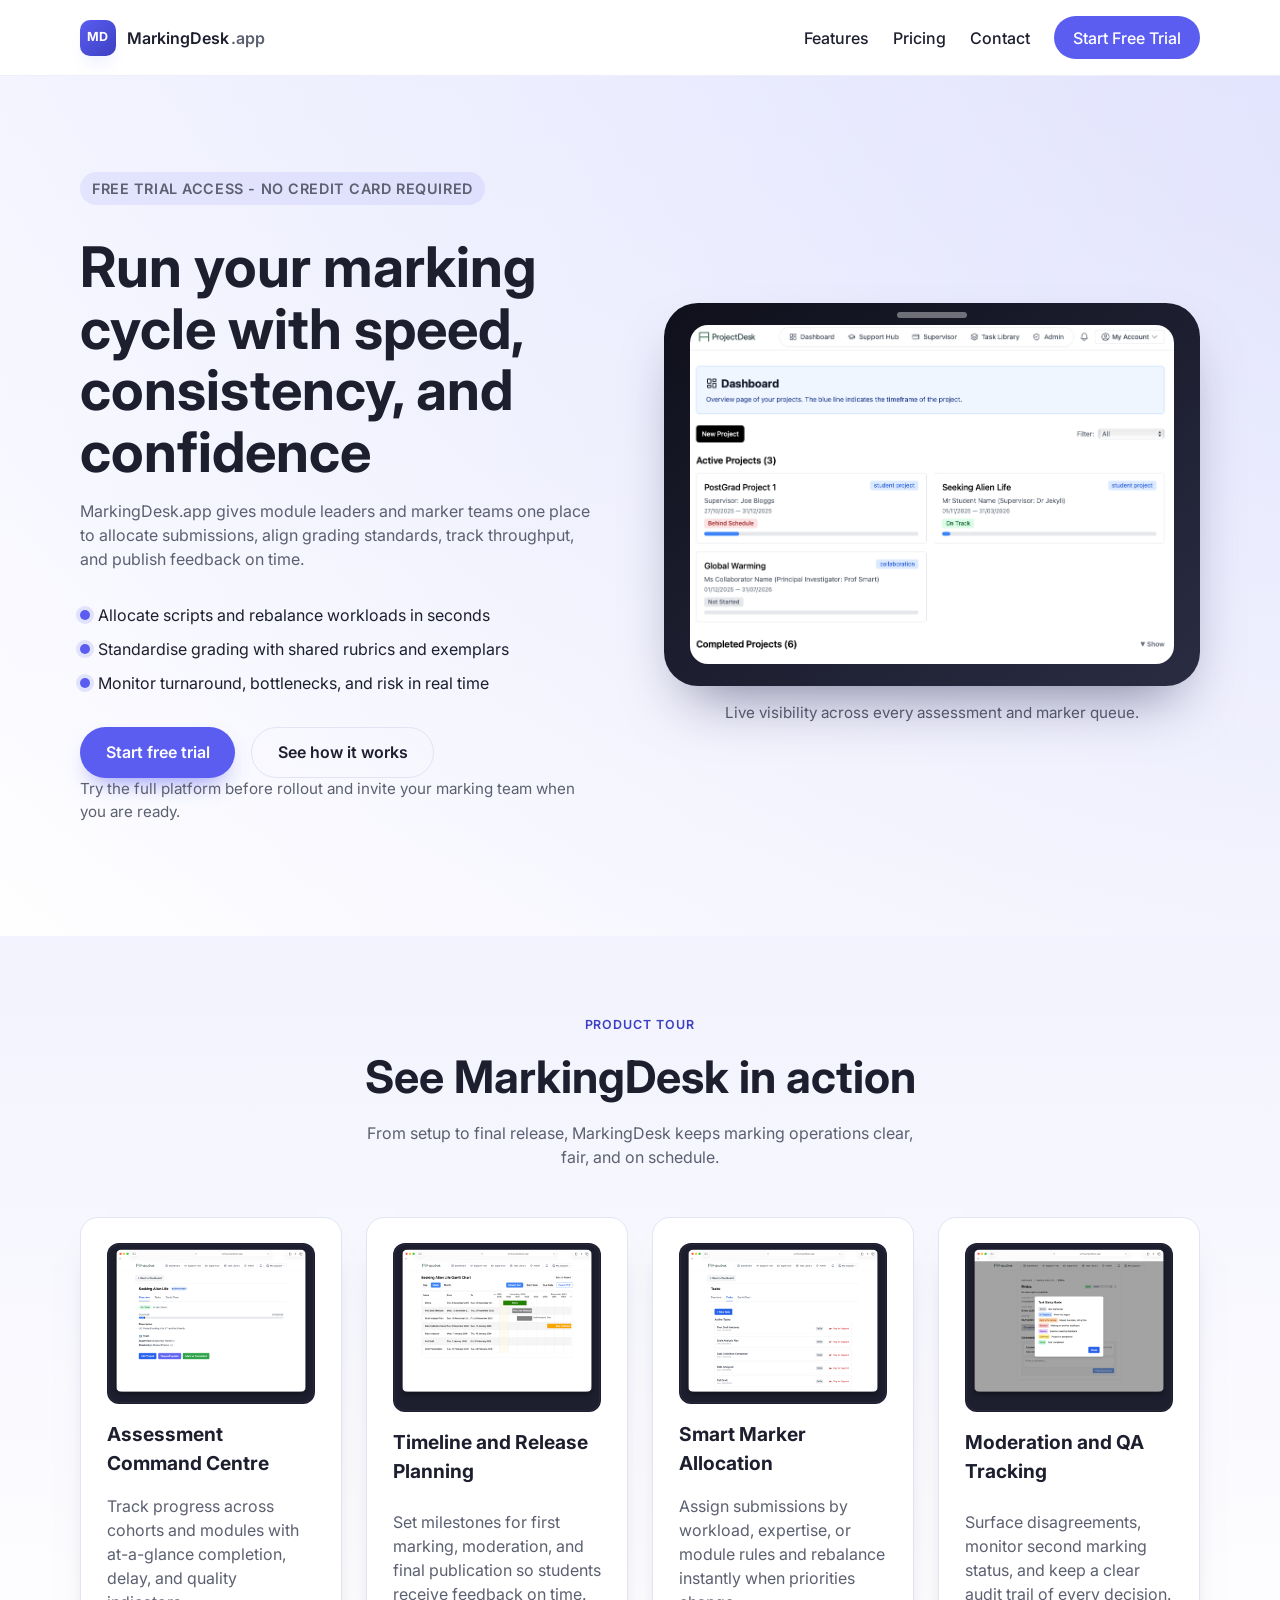
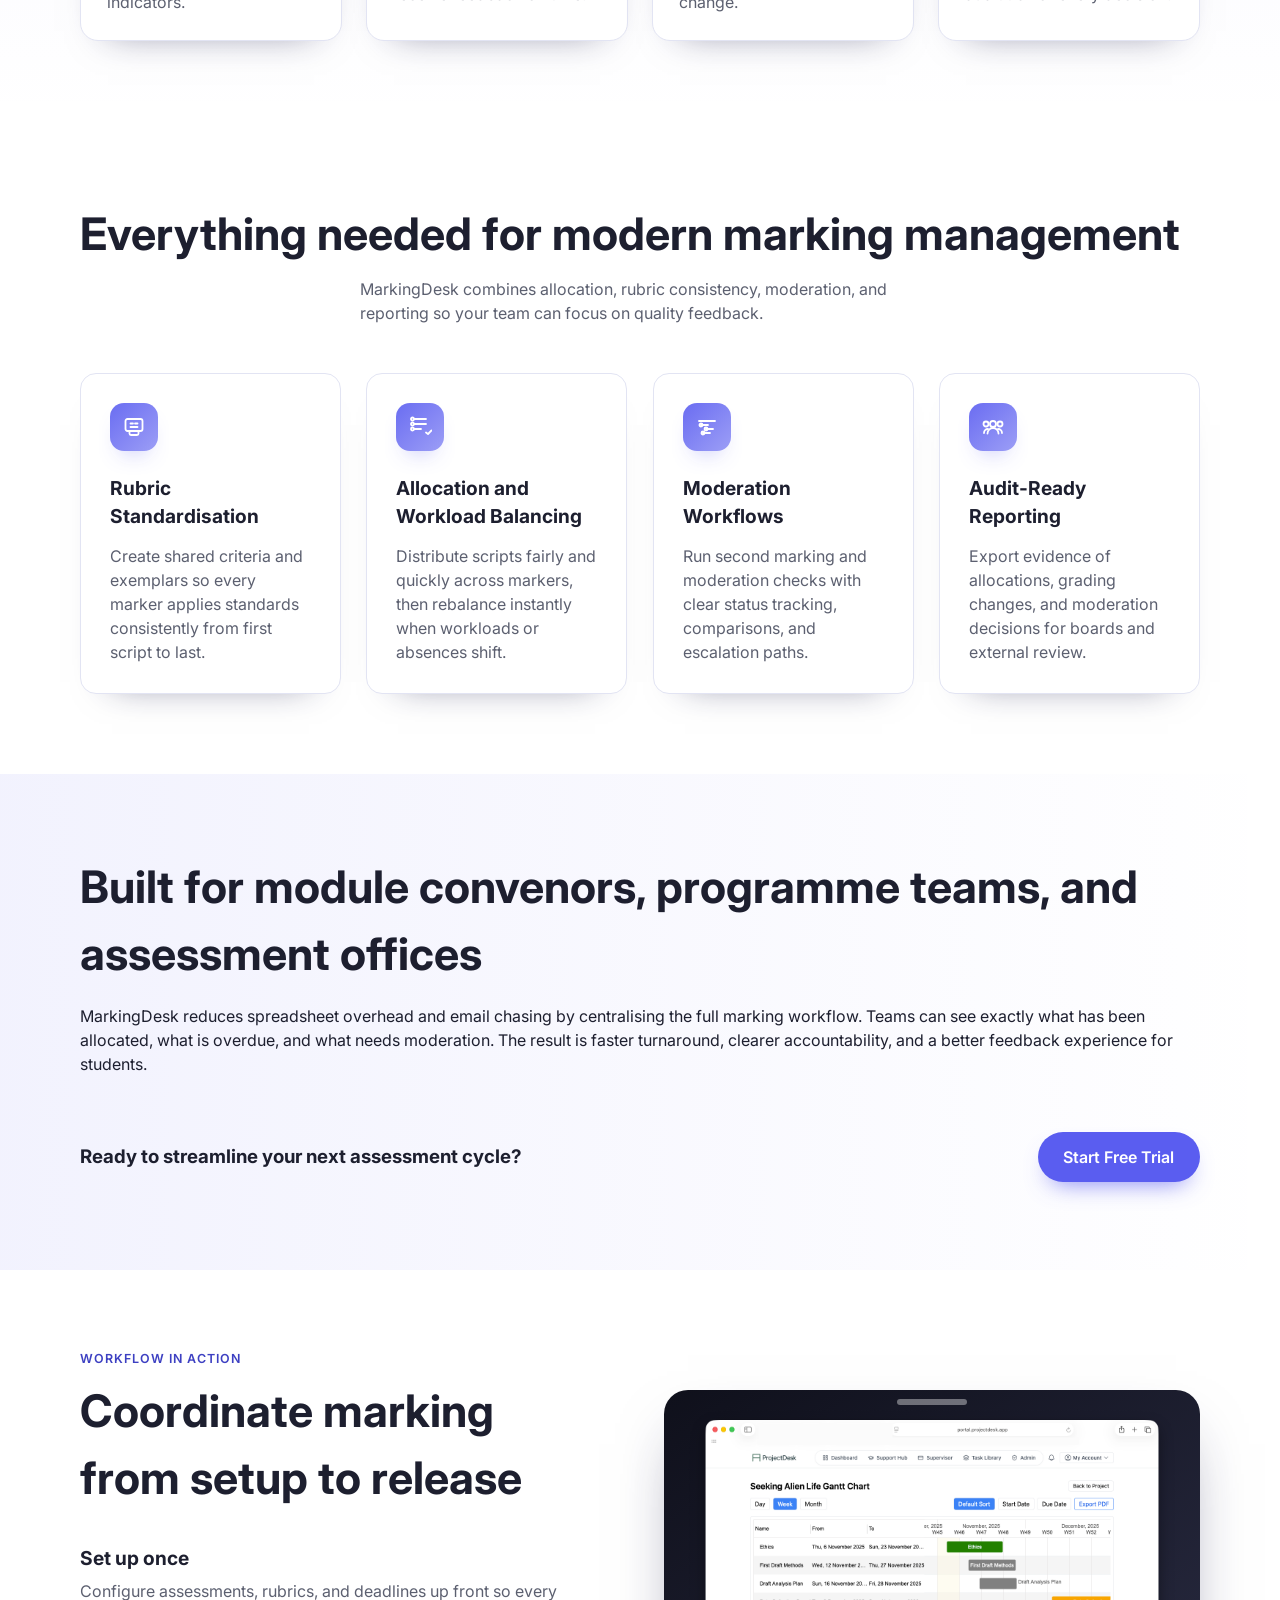
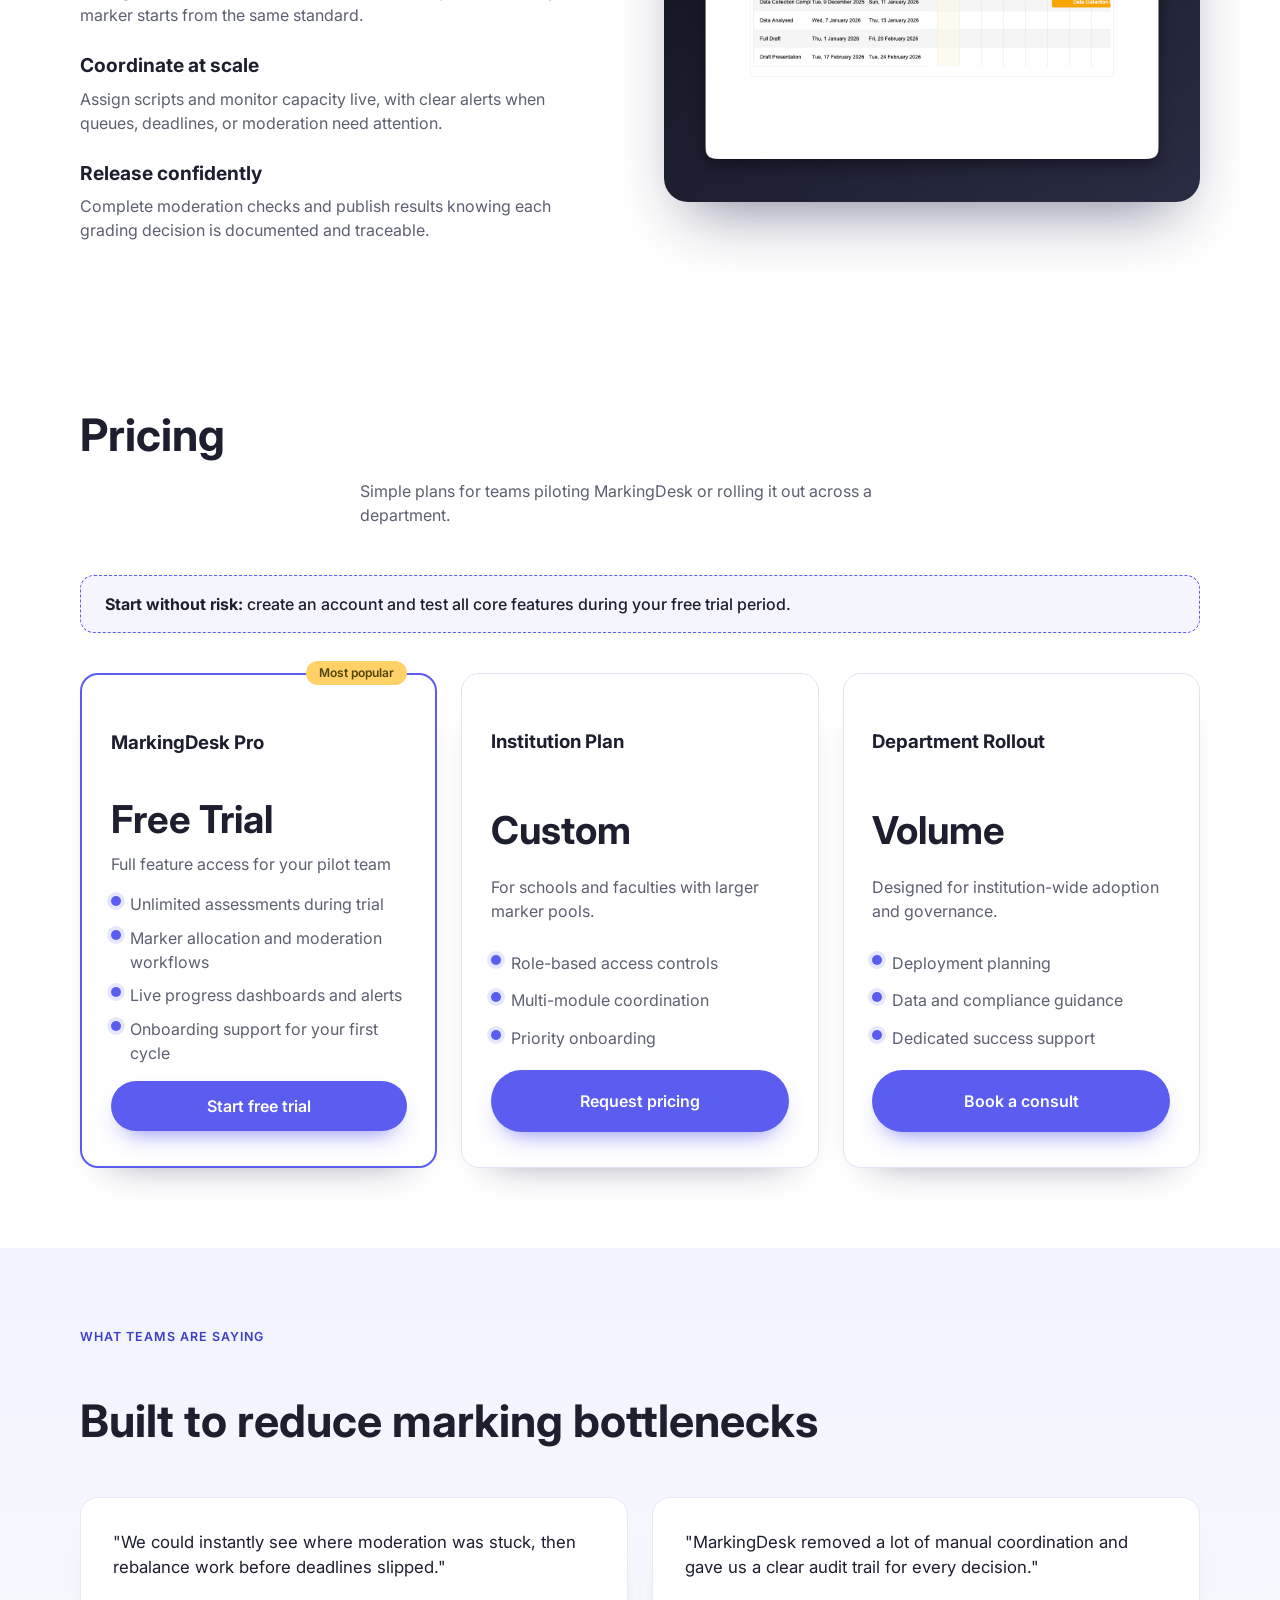
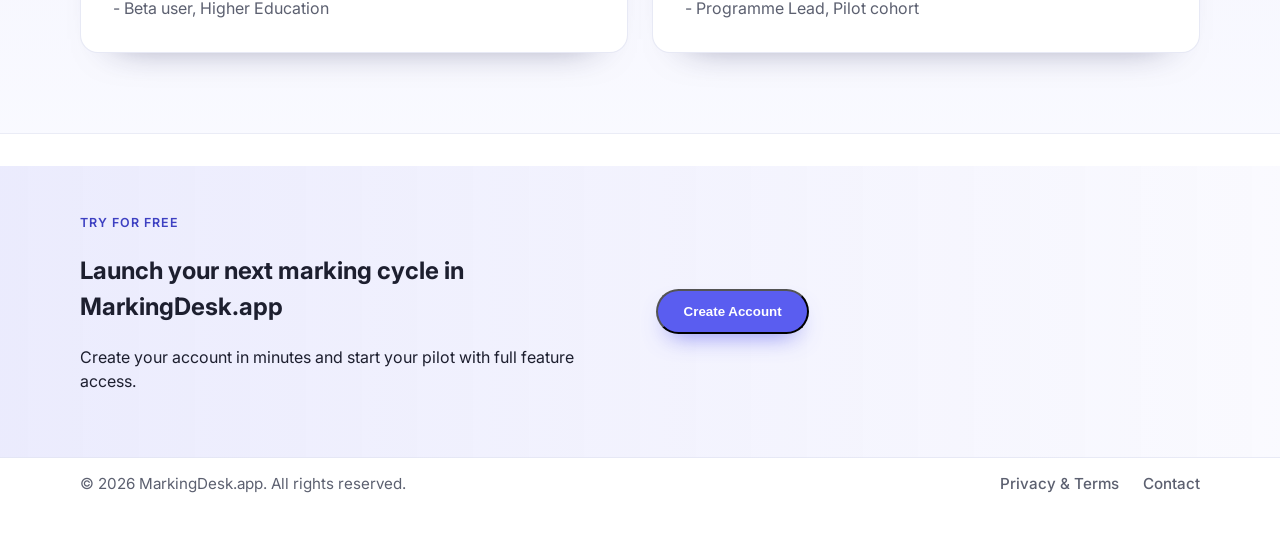
<file: index.html>
<!DOCTYPE html>
<html lang="en">
<head>
  <meta charset="utf-8" />
  <meta name="viewport" content="width=device-width, initial-scale=1" />
  <meta name="application-name" content="MarkingDesk" />
  <meta name="apple-mobile-web-app-title" content="MarkingDesk" />
  <meta name="description" content="MarkingDesk.app helps universities and training teams allocate marking, standardise rubrics, monitor progress, and release feedback faster." />
  <title>MarkingDesk | Faster, fairer marking management</title>
  <link rel="preconnect" href="https://fonts.googleapis.com" />
  <link rel="preconnect" href="https://fonts.gstatic.com" crossorigin />
  <link href="https://fonts.googleapis.com/css2?family=Inter:wght@400;500;600;700&amp;display=swap" rel="stylesheet" />
  <link rel="icon" type="image/svg+xml" href="/favicon.svg" />
  <link rel="manifest" href="/site.webmanifest" />
  <meta name="theme-color" content="#ffffff" />
  <link rel="stylesheet" href="styles.css" />
</head>
<body>
  <header class="site-header">
    <div class="container header-content">
      <a class="logo" href="index.html" aria-label="MarkingDesk home">
        <span class="logo-mark" aria-hidden="true">MD</span>
        <span class="logo-wordmark">MarkingDesk<span>.app</span></span>
      </a>
      <nav class="site-nav">
        <a href="#features">Features</a>
        <a href="#pricing">Pricing</a>
        <a href="contact.html">Contact</a>
        <a class="cta" href="https://portal.markingdesk.app/signup">Start Free Trial</a>
      </nav>
    </div>
  </header>

  <main>
    <section class="hero">
      <div class="container hero-content">
        <div class="hero-text">
          <p class="trial-badge" aria-label="Free trial available">Free trial access - No credit card required</p>
          <h1>Run your marking cycle with speed, consistency, and confidence</h1>
          <p>MarkingDesk.app gives module leaders and marker teams one place to allocate submissions, align grading standards, track throughput, and publish feedback on time.</p>
          <ul class="hero-highlights">
            <li>Allocate scripts and rebalance workloads in seconds</li>
            <li>Standardise grading with shared rubrics and exemplars</li>
            <li>Monitor turnaround, bottlenecks, and risk in real time</li>
          </ul>
          <div class="hero-actions">
            <a class="primary-cta" href="https://portal.markingdesk.app/signup">Start free trial</a>
            <a class="secondary-cta" href="#product-tour">See how it works</a>
          </div>
          <p class="trial-note">Try the full platform before rollout and invite your marking team when you are ready.</p>
        </div>
        <figure class="hero-visual">
          <div class="device-frame device-frame--tablet">
            <span class="device-camera" aria-hidden="true"></span>
            <img src="assets/img/DashboardPreview.png" alt="MarkingDesk dashboard showing marking progress and overdue queues" decoding="async" fetchpriority="high" />
          </div>
          <figcaption class="hero-caption">Live visibility across every assessment and marker queue.</figcaption>
        </figure>
      </div>
    </section>

    <section id="product-tour" class="section product-tour">
      <div class="container">
        <div class="product-tour-header">
          <p class="section-eyebrow">Product tour</p>
          <h2>See MarkingDesk in action</h2>
          <p class="section-lead">From setup to final release, MarkingDesk keeps marking operations clear, fair, and on schedule.</p>
        </div>
        <div class="tour-grid">
          <article class="tour-card">
            <div class="tour-shot">
              <img src="assets/img/ProjectOverview.png" alt="Assessment overview with completion rates and exception alerts" loading="lazy" decoding="async" />
            </div>
            <h3>Assessment Command Centre</h3>
            <p>Track progress across cohorts and modules with at-a-glance completion, delay, and quality indicators.</p>
          </article>
          <article class="tour-card">
            <div class="tour-shot">
              <img src="assets/img/GanttChartView.png" alt="Timeline planner for release dates and moderation checkpoints" loading="lazy" decoding="async" />
            </div>
            <h3>Timeline and Release Planning</h3>
            <p>Set milestones for first marking, moderation, and final publication so students receive feedback on time.</p>
          </article>
          <article class="tour-card">
            <div class="tour-shot">
              <img src="assets/img/TaskList.png" alt="Work queue showing scripts assigned to each marker" loading="lazy" decoding="async" />
            </div>
            <h3>Smart Marker Allocation</h3>
            <p>Assign submissions by workload, expertise, or module rules and rebalance instantly when priorities change.</p>
          </article>
          <article class="tour-card">
            <div class="tour-shot">
              <img src="assets/img/TaskStatus.png" alt="Status board highlighting moderation outcomes and unresolved items" loading="lazy" decoding="async" />
            </div>
            <h3>Moderation and QA Tracking</h3>
            <p>Surface disagreements, monitor second marking status, and keep a clear audit trail of every decision.</p>
          </article>
        </div>
      </div>
    </section>

    <section id="features" class="section features">
      <div class="container">
        <h2>Everything needed for modern marking management</h2>
        <p class="section-lead">MarkingDesk combines allocation, rubric consistency, moderation, and reporting so your team can focus on quality feedback.</p>
        <div class="feature-grid">
          <article class="feature-card">
            <span class="feature-icon" aria-hidden="true">
              <svg viewBox="0 0 24 24" fill="none" stroke="currentColor" stroke-width="1.8" stroke-linecap="round" stroke-linejoin="round">
                <rect x="3.5" y="4" width="17" height="12" rx="2" />
                <path d="M7.5 16v2.5a1.5 1.5 0 0 0 1.5 1.5h6a1.5 1.5 0 0 0 1.5-1.5V16" />
                <path d="M8.5 8.5H11m2 0h2.5M8.5 12h7" />
              </svg>
            </span>
            <h3>Rubric Standardisation</h3>
            <p>Create shared criteria and exemplars so every marker applies standards consistently from first script to last.</p>
          </article>
          <article class="feature-card">
            <span class="feature-icon" aria-hidden="true">
              <svg viewBox="0 0 24 24" fill="none" stroke="currentColor" stroke-width="1.8" stroke-linecap="round" stroke-linejoin="round">
                <path d="M6 4h12M6 9h12M6 14h7" />
                <circle cx="4.5" cy="4" r="1.5" />
                <circle cx="4.5" cy="9" r="1.5" />
                <circle cx="4.5" cy="14" r="1.5" />
                <path d="M18 17.5 20 19l3.5-3.5" />
              </svg>
            </span>
            <h3>Allocation and Workload Balancing</h3>
            <p>Distribute scripts fairly and quickly across markers, then rebalance instantly when workloads or absences shift.</p>
          </article>
          <article class="feature-card">
            <span class="feature-icon" aria-hidden="true">
              <svg viewBox="0 0 24 24" fill="none" stroke="currentColor" stroke-width="1.8" stroke-linecap="round" stroke-linejoin="round">
                <path d="M4 6h16" />
                <path d="M6 10h7" />
                <path d="M11 14h7" />
                <path d="M8 18h7" />
                <circle cx="6" cy="10" r="1.5" />
                <circle cx="11" cy="14" r="1.5" />
                <circle cx="8" cy="18" r="1.5" />
              </svg>
            </span>
            <h3>Moderation Workflows</h3>
            <p>Run second marking and moderation checks with clear status tracking, comparisons, and escalation paths.</p>
          </article>
          <article class="feature-card">
            <span class="feature-icon" aria-hidden="true">
              <svg viewBox="0 0 24 24" fill="none" stroke="currentColor" stroke-width="1.8" stroke-linecap="round" stroke-linejoin="round">
                <path d="M12 12a3 3 0 1 0-3-3 3 3 0 0 0 3 3Z" />
                <path d="M6.5 18.5a5.5 5.5 0 0 1 11 0" />
                <circle cx="5" cy="9" r="2.5" />
                <path d="M3 18a4 4 0 0 1 4-4" />
                <circle cx="19" cy="9" r="2.5" />
                <path d="M17 14a4 4 0 0 1 4 4" />
              </svg>
            </span>
            <h3>Audit-Ready Reporting</h3>
            <p>Export evidence of allocations, grading changes, and moderation decisions for boards and external review.</p>
          </article>
        </div>
      </div>
    </section>

    <section class="section highlight">
      <div class="container highlight-content">
        <div>
          <h2>Built for module convenors, programme teams, and assessment offices</h2>
          <p>MarkingDesk reduces spreadsheet overhead and email chasing by centralising the full marking workflow. Teams can see exactly what has been allocated, what is overdue, and what needs moderation. The result is faster turnaround, clearer accountability, and a better feedback experience for students.</p>
        </div>
        <h3>Ready to streamline your next assessment cycle?</h3>
        <a class="primary-cta" href="https://portal.markingdesk.app/signup">Start Free Trial</a>
      </div>
    </section>

    <section class="section workflow">
      <div class="container workflow-content">
        <div class="workflow-copy">
          <p class="section-eyebrow">Workflow in action</p>
          <h2>Coordinate marking from setup to release</h2>
          <ul class="workflow-steps">
            <li>
              <h3>Set up once</h3>
              <p>Configure assessments, rubrics, and deadlines up front so every marker starts from the same standard.</p>
            </li>
            <li>
              <h3>Coordinate at scale</h3>
              <p>Assign scripts and monitor capacity live, with clear alerts when queues, deadlines, or moderation need attention.</p>
            </li>
            <li>
              <h3>Release confidently</h3>
              <p>Complete moderation checks and publish results knowing each grading decision is documented and traceable.</p>
            </li>
          </ul>
        </div>
        <div class="workflow-visual">
          <div class="device-frame device-frame--laptop">
            <span class="device-camera" aria-hidden="true"></span>
            <img src="assets/img/GanttChartView.png" alt="MarkingDesk timeline with key assessment milestones" loading="lazy" decoding="async" />
          </div>
        </div>
      </div>
    </section>

    <section id="pricing" class="section pricing">
      <div class="container">
        <h2>Pricing</h2>
        <p class="section-lead">Simple plans for teams piloting MarkingDesk or rolling it out across a department.</p>
        <div class="pricing-trial-callout" role="status">
          <strong>Start without risk:</strong> create an account and test all core features during your free trial period.
        </div>
        <div class="pricing-grid">
          <article class="pricing-card featured">
            <div class="tag">Most popular</div>
            <h3>MarkingDesk Pro</h3>
            <p class="price">Free Trial</p>
            <p class="price-note">Full feature access for your pilot team</p>
            <ul>
              <li>Unlimited assessments during trial</li>
              <li>Marker allocation and moderation workflows</li>
              <li>Live progress dashboards and alerts</li>
              <li>Onboarding support for your first cycle</li>
            </ul>
            <a class="primary-cta" href="https://portal.markingdesk.app/signup">Start free trial</a>
          </article>
          <article class="pricing-card">
            <h3>Institution Plan</h3>
            <p class="price">Custom</p>
            <p class="price-note">For schools and faculties with larger marker pools.</p>
            <ul>
              <li>Role-based access controls</li>
              <li>Multi-module coordination</li>
              <li>Priority onboarding</li>
            </ul>
            <a class="primary-cta" href="contact.html">Request pricing</a>
          </article>
          <article class="pricing-card">
            <h3>Department Rollout</h3>
            <p class="price">Volume</p>
            <p class="price-note">Designed for institution-wide adoption and governance.</p>
            <ul>
              <li>Deployment planning</li>
              <li>Data and compliance guidance</li>
              <li>Dedicated success support</li>
            </ul>
            <a class="primary-cta" href="contact.html">Book a consult</a>
          </article>
        </div>
      </div>
    </section>

    <section class="section testimonials">
      <div class="container testimonials-content">
        <div class="testimonials-copy">
          <p class="section-eyebrow">What teams are saying</p>
          <h2>Built to reduce marking bottlenecks</h2>
          <div class="testimonial-grid">
            <figure class="testimonial-card">
              <blockquote>"We could instantly see where moderation was stuck, then rebalance work before deadlines slipped."</blockquote>
              <figcaption>- Beta user, Higher Education</figcaption>
            </figure>
            <figure class="testimonial-card">
              <blockquote>"MarkingDesk removed a lot of manual coordination and gave us a clear audit trail for every decision."</blockquote>
              <figcaption>- Programme Lead, Pilot cohort</figcaption>
            </figure>
          </div>
        </div>
      </div>
    </section>
  </main>

  <footer class="site-footer">
    <div class="footer-cta">
      <div class="container footer-cta-content">
        <div>
          <p class="section-eyebrow">Try for free</p>
          <h2>Launch your next marking cycle in MarkingDesk.app</h2>
          <p>Create your account in minutes and start your pilot with full feature access.</p>
        </div>
        <form class="footer-form" action="https://portal.markingdesk.app/signup" method="get">
          <button type="submit" class="primary-cta">Create Account</button>
        </form>
      </div>
    </div>
    <div class="container footer-content">
      <p>&copy; <span id="year"></span> MarkingDesk.app. All rights reserved.</p>
      <nav class="footer-nav">
        <a href="privacy-terms.html">Privacy &amp; Terms</a>
        <a href="contact.html">Contact</a>
      </nav>
    </div>
  </footer>

  <script>
    const yearEl = document.getElementById('year');
    if (yearEl) {
      yearEl.textContent = new Date().getFullYear().toString();
    }
  </script>
</body>
</html>
</file>
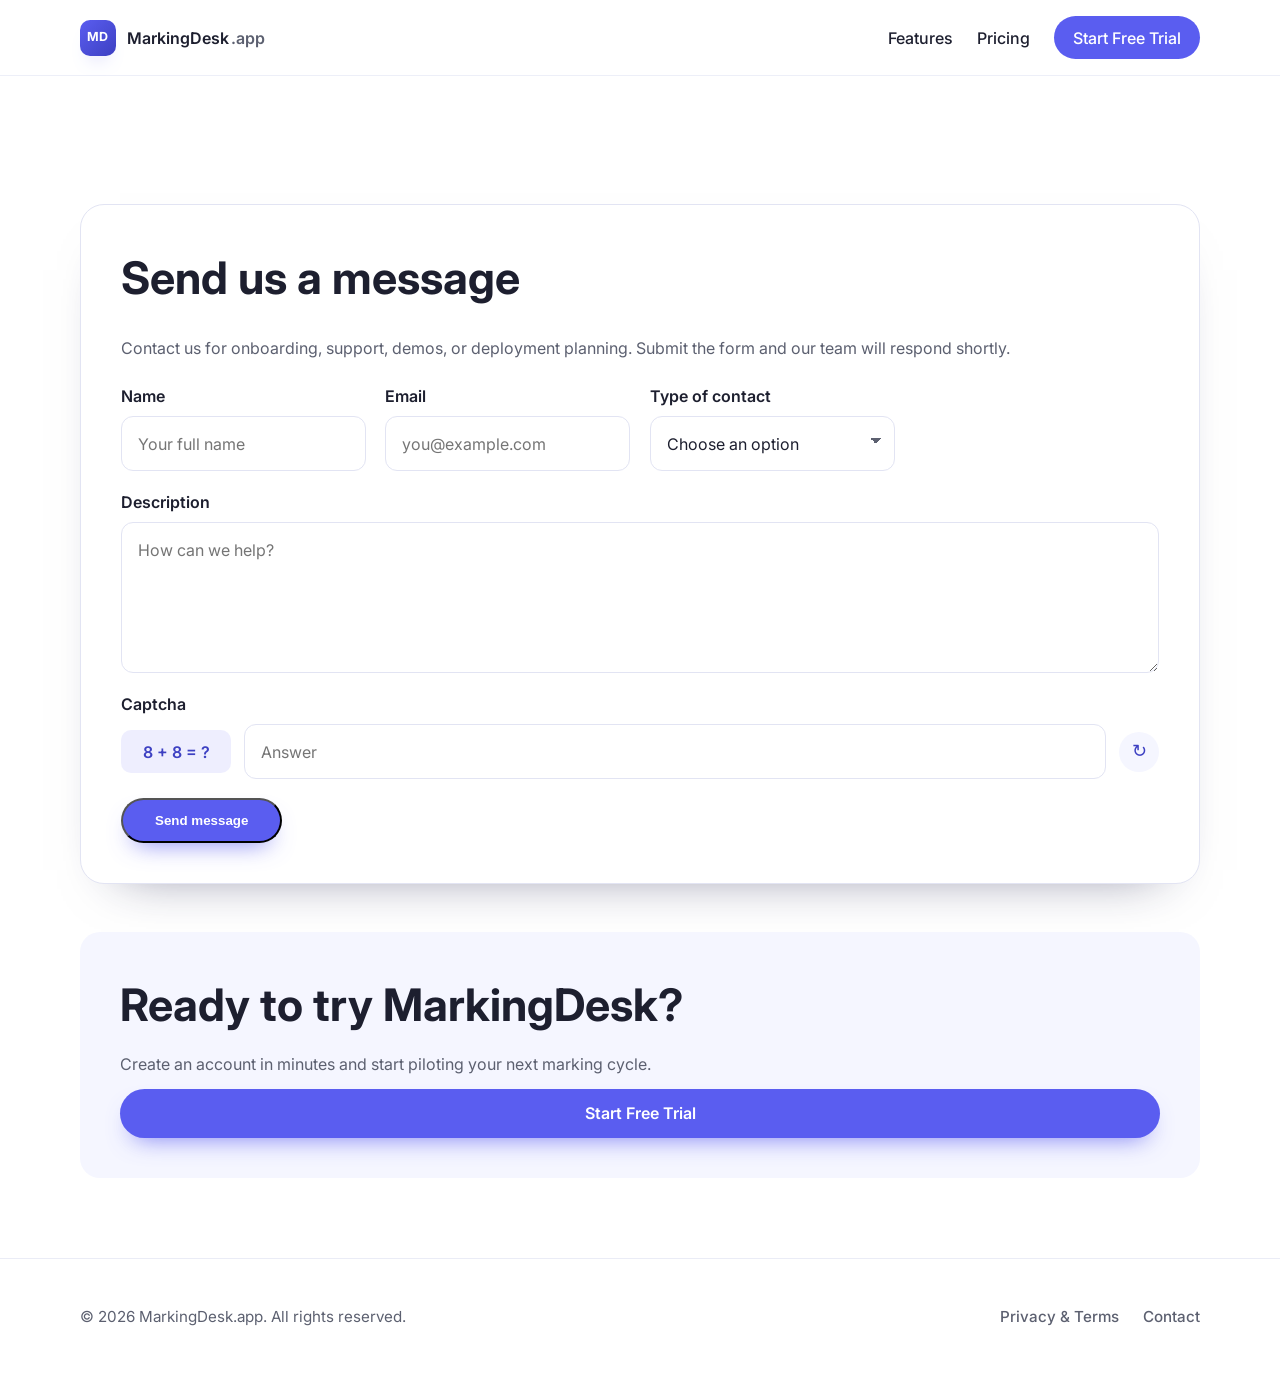
<file: contact.html>
<!DOCTYPE html>
<html lang="en">
<head>
  <meta charset="utf-8" />
  <meta name="viewport" content="width=device-width, initial-scale=1" />
  <meta name="application-name" content="MarkingDesk" />
  <meta name="apple-mobile-web-app-title" content="MarkingDesk" />
  <meta name="description" content="Contact MarkingDesk for support, onboarding, pricing, or deployment questions." />
  <title>Contact | MarkingDesk</title>
  <link rel="preconnect" href="https://fonts.googleapis.com" />
  <link rel="preconnect" href="https://fonts.gstatic.com" crossorigin />
  <link href="https://fonts.googleapis.com/css2?family=Inter:wght@400;500;600;700&amp;display=swap" rel="stylesheet" />
  <link rel="icon" type="image/svg+xml" href="/favicon.svg" />
  <link rel="manifest" href="/site.webmanifest" />
  <meta name="theme-color" content="#ffffff" />
  <link rel="stylesheet" href="styles.css" />
</head>
<body>
  <header class="site-header">
    <div class="container header-content">
      <a class="logo" href="index.html" aria-label="MarkingDesk home">
        <span class="logo-mark" aria-hidden="true">MD</span>
        <span class="logo-wordmark">MarkingDesk<span>.app</span></span>
      </a>
      <nav class="site-nav">
        <a href="index.html#features">Features</a>
        <a href="index.html#pricing">Pricing</a>
        <a class="cta" href="https://portal.markingdesk.app/signup">Start Free Trial</a>
      </nav>
    </div>
  </header>

  <main>
    <section class="section">
      <div class="container">
        <div class="contact-form-wrapper">
          <h2>Send us a message</h2>
          <p>Contact us for onboarding, support, demos, or deployment planning. Submit the form and our team will respond shortly.</p>
          <form id="contact-form" class="contact-form" data-endpoint="https://portal.markingdesk.app/api/support/contact">
            <div class="form-field" data-width="half">
              <label for="contact-name">Name</label>
              <input type="text" id="contact-name" name="name" placeholder="Your full name" autocomplete="name" required />
            </div>
            <div class="form-field" data-width="half">
              <label for="contact-email">Email</label>
              <input type="email" id="contact-email" name="email" placeholder="you@example.com" autocomplete="email" required />
            </div>
            <div class="form-field" data-width="half">
              <label for="contact-type">Type of contact</label>
              <select id="contact-type" name="type" required>
                <option value="">Choose an option</option>
                <option value="Support request">Support request</option>
                <option value="Bug report">Bug report</option>
                <option value="Demo request">Demo request</option>
                <option value="Pricing query">Pricing query</option>
                <option value="Department rollout">Department rollout</option>
                <option value="Other">Other</option>
              </select>
            </div>
            <div class="form-field" data-width="wide">
              <label for="contact-description">Description</label>
              <textarea id="contact-description" name="description" rows="5" placeholder="How can we help?" required></textarea>
            </div>
            <div class="form-field captcha-field" data-width="wide">
              <label for="contact-captcha">Captcha</label>
              <div class="captcha-input">
                <span class="captcha-prompt" id="captcha-prompt"></span>
                <input type="text" id="contact-captcha" name="captcha" placeholder="Answer" inputmode="numeric" autocomplete="off" required />
                <button type="button" class="refresh-captcha" id="refresh-captcha" aria-label="Refresh captcha">
                  <span aria-hidden="true">&#8635;</span>
                </button>
              </div>
            </div>
            <div class="form-status" id="form-status" role="status" aria-live="polite"></div>
            <button type="submit" class="primary-cta form-submit" data-default-text="Send message">Send message</button>
          </form>
        </div>
        <div class="contact-cta">
          <h2>Ready to try MarkingDesk?</h2>
          <p>Create an account in minutes and start piloting your next marking cycle.</p>
          <a class="primary-cta" href="https://portal.markingdesk.app/signup">Start Free Trial</a>
        </div>
      </div>
    </section>
  </main>

  <footer class="site-footer">
    <div class="container footer-content">
      <p>&copy; <span id="year"></span> MarkingDesk.app. All rights reserved.</p>
      <nav class="footer-nav">
        <a href="privacy-terms.html">Privacy &amp; Terms</a>
        <a href="contact.html">Contact</a>
      </nav>
    </div>
  </footer>

  <script>
    (function () {
      const yearEl = document.getElementById('year');
      if (yearEl) {
        yearEl.textContent = new Date().getFullYear().toString();
      }

      const form = document.getElementById('contact-form');
      if (!form) {
        return;
      }

      const statusEl = document.getElementById('form-status');
      const captchaPrompt = document.getElementById('captcha-prompt');
      const captchaInput = document.getElementById('contact-captcha');
      const refreshCaptchaBtn = document.getElementById('refresh-captcha');
      const submitBtn = form.querySelector('.form-submit');
      const defaultSubmitText = submitBtn?.dataset.defaultText || submitBtn?.textContent || 'Send message';
      const endpoint = form.dataset.endpoint || (window.MarkingDeskConfig?.contactEndpoint ?? '');

      const ICONS = {
        success: '<svg viewBox="0 0 24 24" aria-hidden="true"><path fill="currentColor" opacity="0.16" d="M12 21.25c-5.11 0-9.25-4.14-9.25-9.25S6.89 2.75 12 2.75 21.25 6.89 21.25 12 17.11 21.25 12 21.25z"></path><path fill="none" stroke="currentColor" stroke-width="1.8" stroke-linecap="round" stroke-linejoin="round" d="M8.5 12.6l2.3 2.3 4.7-5.4"></path></svg>',
        error: '<svg viewBox="0 0 24 24" aria-hidden="true"><path fill="currentColor" opacity="0.16" d="M12 21.25c-5.11 0-9.25-4.14-9.25-9.25S6.89 2.75 12 2.75 21.25 6.89 21.25 12 17.11 21.25 12 21.25z"></path><path fill="none" stroke="currentColor" stroke-width="1.8" stroke-linecap="round" stroke-linejoin="round" d="M9.4 9.4l5.2 5.2M14.6 9.4l-5.2 5.2"></path></svg>',
        info: '<svg viewBox="0 0 24 24" aria-hidden="true"><path fill="currentColor" opacity="0.16" d="M12 21.25c-5.11 0-9.25-4.14-9.25-9.25S6.89 2.75 12 2.75 21.25 6.89 21.25 12 17.11 21.25 12 21.25z"></path><path fill="none" stroke="currentColor" stroke-width="1.8" stroke-linecap="round" stroke-linejoin="round" d="M12 7.5v.1M12 10.5v6"></path></svg>'
      };

      let captchaSolution = 0;
      let captchaChallenge = { first: 0, second: 0 };

      function clearStatus() {
        if (!statusEl) return;
        statusEl.innerHTML = '';
        statusEl.className = 'form-status';
      }

      function showStatus(type, title, detail) {
        if (!statusEl) return;
        const icon = ICONS[type] || ICONS.info;
        const detailHtml = detail ? `<p>${detail}</p>` : '';
        statusEl.innerHTML = `
          <span class="form-status-icon">${icon}</span>
          <div>
            <strong>${title}</strong>
            ${detailHtml}
          </div>
        `;
        statusEl.className = `form-status is-visible ${type}`;
      }

      function setSubmitting(isSubmitting) {
        if (!submitBtn) return;
        submitBtn.disabled = isSubmitting;
        submitBtn.textContent = isSubmitting ? 'Sending...' : defaultSubmitText;
        form.classList.toggle('is-loading', isSubmitting);
      }

      function generateCaptcha() {
        const first = Math.floor(Math.random() * 8) + 2;
        const second = Math.floor(Math.random() * 8) + 2;
        captchaSolution = first + second;
        captchaChallenge = { first, second };
        if (captchaPrompt) {
          captchaPrompt.textContent = `${first} + ${second} = ?`;
        }
      }

      refreshCaptchaBtn?.addEventListener('click', event => {
        event.preventDefault();
        generateCaptcha();
        if (captchaInput) {
          captchaInput.value = '';
          captchaInput.focus();
        }
        clearStatus();
      });

      if (!endpoint) {
        showStatus('error', 'Support form unavailable', 'We are finalising our support channel. Please check back soon.');
        form.querySelectorAll('input, select, textarea, button').forEach(el => {
          el.disabled = true;
        });
        return;
      }

      form.addEventListener('submit', async event => {
        event.preventDefault();
        clearStatus();

        if (!form.reportValidity()) {
          return;
        }

        const answer = Number(captchaInput?.value.trim());
        if (Number.isNaN(answer) || answer !== captchaSolution) {
          showStatus('error', 'Captcha incorrect', 'Please try again so we know you are human.');
          captchaInput?.focus();
          generateCaptcha();
          if (captchaInput) captchaInput.value = '';
          return;
        }

        const data = new FormData(form);
        const type = data.get('type') || 'Contact';
        const payload = {
          name: data.get('name'),
          email: data.get('email'),
          type,
          description: data.get('description'),
          captcha: {
            answer,
            first: captchaChallenge.first,
            second: captchaChallenge.second
          }
        };

        try {
          setSubmitting(true);

          const response = await fetch(endpoint, {
            method: 'POST',
            headers: {
              'Content-Type': 'application/json',
              Accept: 'application/json'
            },
            body: JSON.stringify(payload)
          });

          if (!response.ok) {
            throw new Error(`Request failed with status ${response.status}`);
          }

          const result = await response.json().catch(() => ({}));
          const ticketId = result.ticketId || result.reference || '';
          const email = payload.email || 'your inbox';

          form.reset();
          showStatus(
            'success',
            'Support ticket sent',
            ticketId
              ? `We emailed a confirmation to ${email} with reference ${ticketId}.`
              : `We emailed a confirmation to ${email}. Thanks for reaching out.`
          );
        } catch (error) {
          console.error('Support form submission failed', error);
          showStatus(
            'error',
            'Unable to send message',
            'Please try again in a few moments. If the issue persists, contact us through your customer portal.'
          );
        } finally {
          setSubmitting(false);
          generateCaptcha();
          if (captchaInput) {
            captchaInput.value = '';
          }
        }
      });

      generateCaptcha();
    })();
  </script>
</body>
</html>
</file>
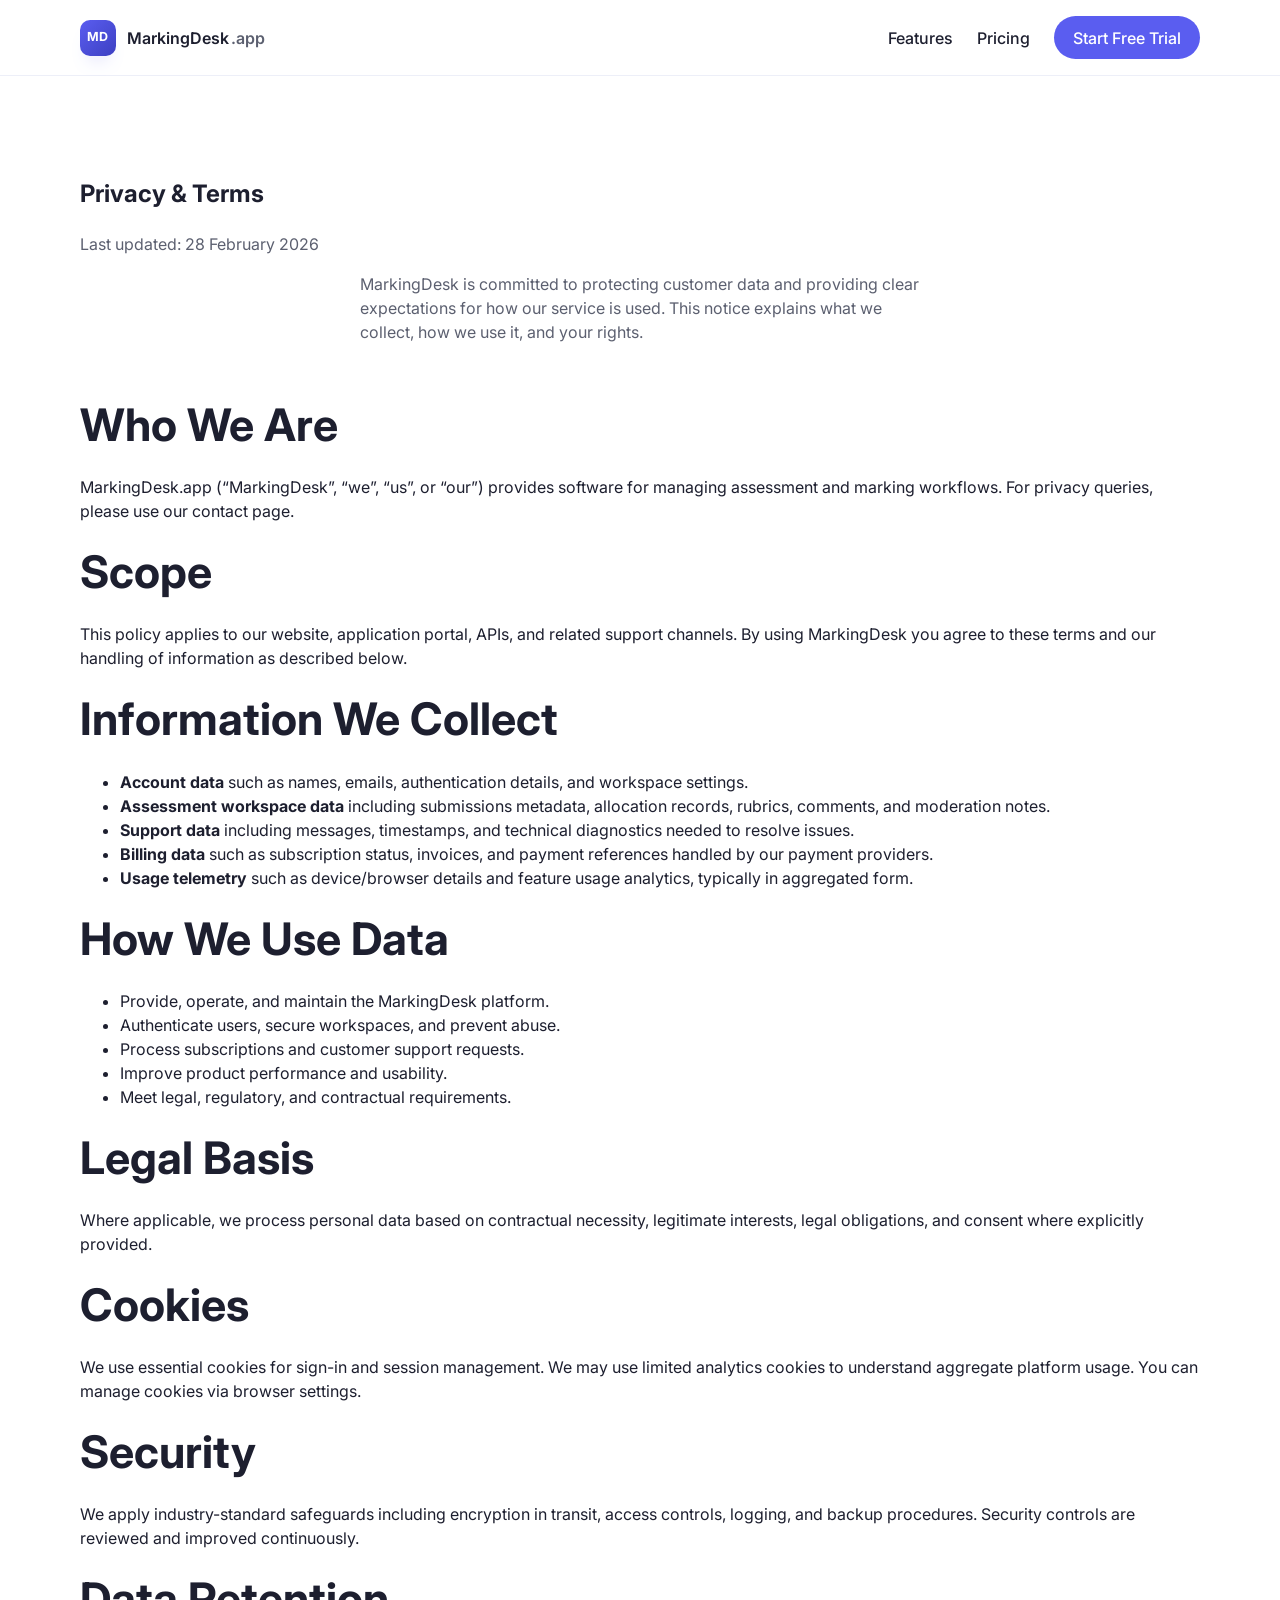
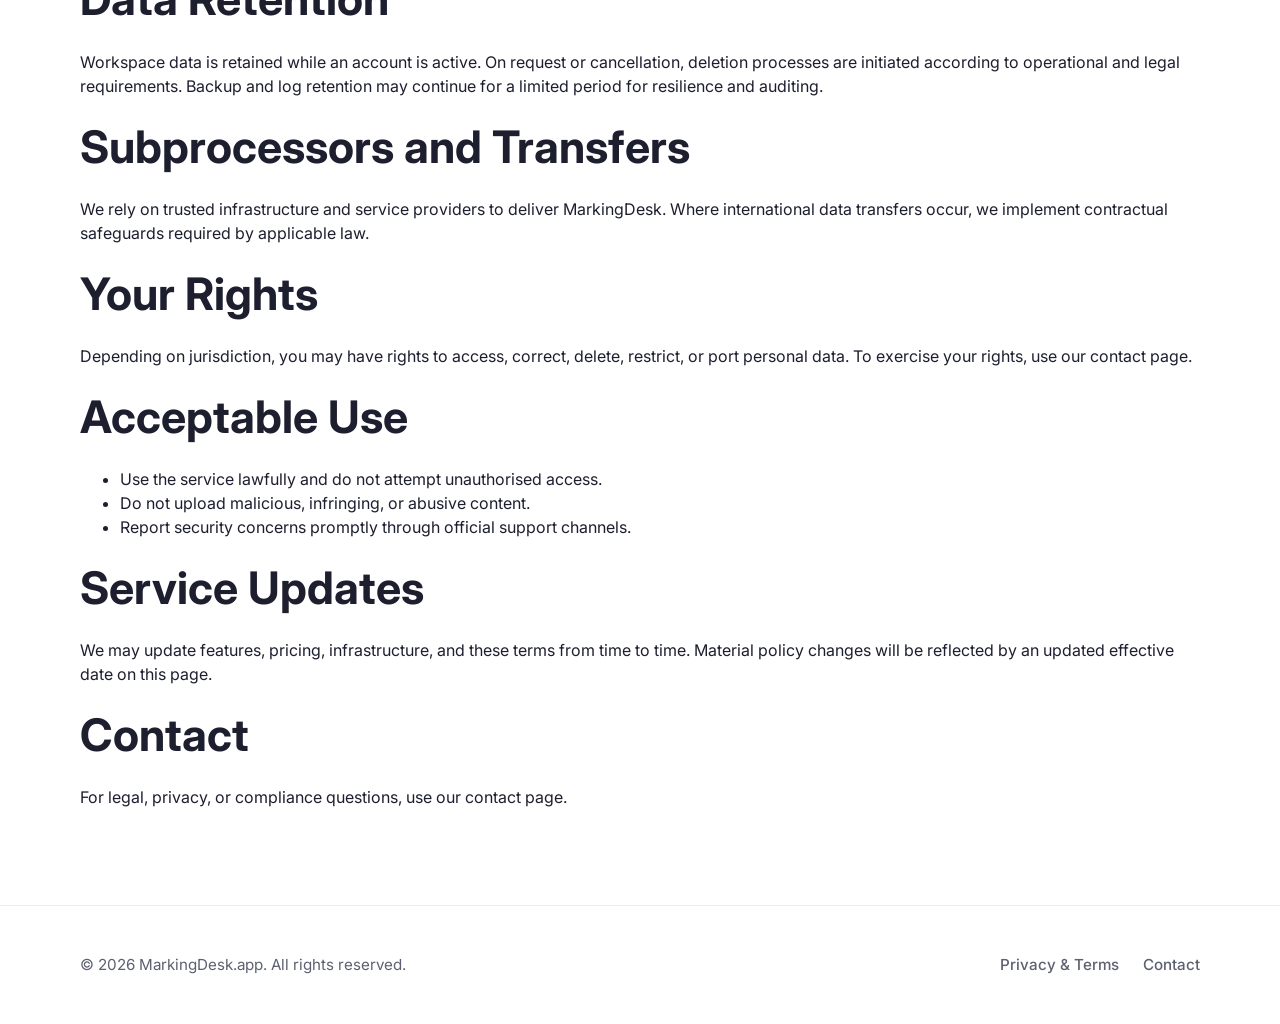
<file: privacy-terms.html>
<!DOCTYPE html>
<html lang="en">
<head>
  <meta charset="utf-8" />
  <meta name="viewport" content="width=device-width, initial-scale=1" />
  <meta name="application-name" content="MarkingDesk" />
  <meta name="apple-mobile-web-app-title" content="MarkingDesk" />
  <meta name="description" content="Privacy and terms information for MarkingDesk.app." />
  <title>Privacy &amp; Terms | MarkingDesk</title>
  <link rel="preconnect" href="https://fonts.googleapis.com" />
  <link rel="preconnect" href="https://fonts.gstatic.com" crossorigin />
  <link href="https://fonts.googleapis.com/css2?family=Inter:wght@400;500;600;700&amp;display=swap" rel="stylesheet" />
  <link rel="icon" type="image/svg+xml" href="/favicon.svg" />
  <link rel="manifest" href="/site.webmanifest" />
  <meta name="theme-color" content="#ffffff" />
  <link rel="stylesheet" href="styles.css" />
</head>
<body>
  <header class="site-header">
    <div class="container header-content">
      <a class="logo" href="index.html" aria-label="MarkingDesk home">
        <span class="logo-mark" aria-hidden="true">MD</span>
        <span class="logo-wordmark">MarkingDesk<span>.app</span></span>
      </a>
      <nav class="site-nav">
        <a href="index.html#features">Features</a>
        <a href="index.html#pricing">Pricing</a>
        <a class="cta" href="https://portal.markingdesk.app/signup">Start Free Trial</a>
      </nav>
    </div>
  </header>

  <main>
    <section class="section">
      <div class="container">
        <h1>Privacy &amp; Terms</h1>
        <p class="muted">Last updated: 28 February 2026</p>
        <p class="section-lead">MarkingDesk is committed to protecting customer data and providing clear expectations for how our service is used. This notice explains what we collect, how we use it, and your rights.</p>

        <h2>Who We Are</h2>
        <p>MarkingDesk.app (&ldquo;MarkingDesk&rdquo;, &ldquo;we&rdquo;, &ldquo;us&rdquo;, or &ldquo;our&rdquo;) provides software for managing assessment and marking workflows. For privacy queries, please use <a href="contact.html">our contact page</a>.</p>

        <h2>Scope</h2>
        <p>This policy applies to our website, application portal, APIs, and related support channels. By using MarkingDesk you agree to these terms and our handling of information as described below.</p>

        <h2>Information We Collect</h2>
        <ul>
          <li><strong>Account data</strong> such as names, emails, authentication details, and workspace settings.</li>
          <li><strong>Assessment workspace data</strong> including submissions metadata, allocation records, rubrics, comments, and moderation notes.</li>
          <li><strong>Support data</strong> including messages, timestamps, and technical diagnostics needed to resolve issues.</li>
          <li><strong>Billing data</strong> such as subscription status, invoices, and payment references handled by our payment providers.</li>
          <li><strong>Usage telemetry</strong> such as device/browser details and feature usage analytics, typically in aggregated form.</li>
        </ul>

        <h2>How We Use Data</h2>
        <ul>
          <li>Provide, operate, and maintain the MarkingDesk platform.</li>
          <li>Authenticate users, secure workspaces, and prevent abuse.</li>
          <li>Process subscriptions and customer support requests.</li>
          <li>Improve product performance and usability.</li>
          <li>Meet legal, regulatory, and contractual requirements.</li>
        </ul>

        <h2>Legal Basis</h2>
        <p>Where applicable, we process personal data based on contractual necessity, legitimate interests, legal obligations, and consent where explicitly provided.</p>

        <h2>Cookies</h2>
        <p>We use essential cookies for sign-in and session management. We may use limited analytics cookies to understand aggregate platform usage. You can manage cookies via browser settings.</p>

        <h2>Security</h2>
        <p>We apply industry-standard safeguards including encryption in transit, access controls, logging, and backup procedures. Security controls are reviewed and improved continuously.</p>

        <h2>Data Retention</h2>
        <p>Workspace data is retained while an account is active. On request or cancellation, deletion processes are initiated according to operational and legal requirements. Backup and log retention may continue for a limited period for resilience and auditing.</p>

        <h2>Subprocessors and Transfers</h2>
        <p>We rely on trusted infrastructure and service providers to deliver MarkingDesk. Where international data transfers occur, we implement contractual safeguards required by applicable law.</p>

        <h2>Your Rights</h2>
        <p>Depending on jurisdiction, you may have rights to access, correct, delete, restrict, or port personal data. To exercise your rights, use <a href="contact.html">our contact page</a>.</p>

        <h2>Acceptable Use</h2>
        <ul>
          <li>Use the service lawfully and do not attempt unauthorised access.</li>
          <li>Do not upload malicious, infringing, or abusive content.</li>
          <li>Report security concerns promptly through official support channels.</li>
        </ul>

        <h2>Service Updates</h2>
        <p>We may update features, pricing, infrastructure, and these terms from time to time. Material policy changes will be reflected by an updated effective date on this page.</p>

        <h2>Contact</h2>
        <p>For legal, privacy, or compliance questions, use <a href="contact.html">our contact page</a>.</p>
      </div>
    </section>
  </main>

  <footer class="site-footer">
    <div class="container footer-content">
      <p>&copy; <span id="year"></span> MarkingDesk.app. All rights reserved.</p>
      <nav class="footer-nav">
        <a href="privacy-terms.html">Privacy &amp; Terms</a>
        <a href="contact.html">Contact</a>
      </nav>
    </div>
  </footer>

  <script>
    const yearEl = document.getElementById('year');
    if (yearEl) {
      yearEl.textContent = new Date().getFullYear().toString();
    }
  </script>
</body>
</html>
</file>
<file: styles.css>
:root {
  color-scheme: light;
  font-family: 'Inter', system-ui, -apple-system, BlinkMacSystemFont, 'Segoe UI', sans-serif;
  line-height: 1.5;
  font-weight: 400;
  --bg: #ffffff;
  --text: #1d1f2f;
  --muted: #5c6070;
  --accent: #5a5df0;
  --accent-dark: #3d40c2;
  --accent-soft: rgba(90, 93, 240, 0.1);
  --surface: #f5f6ff;
  --border: #e2e4f3;
}

*,
*::before,
*::after {
  box-sizing: border-box;
}

body {
  margin: 0;
  color: var(--text);
  background: var(--bg);
}

a {
  color: inherit;
  text-decoration: none;
}

.muted {
  color: var(--muted);
}

.container {
  width: min(1120px, 90vw);
  margin: 0 auto;
}

.site-header {
  position: sticky;
  top: 0;
  z-index: 10;
  background: rgba(255, 255, 255, 0.92);
  backdrop-filter: blur(10px);
  border-bottom: 1px solid rgba(226, 228, 243, 0.6);
}

.header-content {
  display: flex;
  align-items: center;
  justify-content: space-between;
  padding: 1rem 0;
}

.logo {
  display: inline-flex;
  align-items: center;
  gap: 0.7rem;
  font-weight: 600;
}

.logo-mark {
  width: 36px;
  height: 36px;
  border-radius: 10px;
  display: inline-flex;
  align-items: center;
  justify-content: center;
  background: linear-gradient(135deg, var(--accent), var(--accent-dark));
  color: #fff;
  font-size: 0.78rem;
  font-weight: 700;
  letter-spacing: 0.04em;
  box-shadow: 0 12px 20px -14px rgba(90, 93, 240, 0.95);
}

.logo-wordmark {
  display: inline-flex;
  align-items: baseline;
  font-size: 1rem;
  color: var(--text);
}

.logo-wordmark span {
  color: var(--muted);
  margin-left: 0.1rem;
}

.site-nav {
  display: flex;
  gap: 1.5rem;
  align-items: center;
  font-weight: 500;
}

.site-nav a {
  transition: color 0.2s ease;
}

.site-nav a:hover {
  color: var(--accent);
}

.site-nav .cta {
  padding: 0.6rem 1.2rem;
  background: var(--accent);
  color: #fff;
  border-radius: 999px;
  transition: background 0.2s ease, transform 0.2s ease;
}

.site-nav .cta:hover {
  background: var(--accent-dark);
  transform: translateY(-1px);
}

.hero {
  padding: 6rem 0 5rem;
  background: radial-gradient(circle at top right, rgba(90, 93, 240, 0.14), rgba(90, 93, 240, 0)) 0 0 / 110% 110%,
    linear-gradient(180deg, rgba(245, 246, 255, 0.8), rgba(255, 255, 255, 0));
}

.hero-content {
  display: grid;
  grid-template-columns: repeat(auto-fit, minmax(280px, 1fr));
  gap: 3rem;
  align-items: center;
}

.hero-text h1 {
  font-size: clamp(2.5rem, 6vw, 3.5rem);
  margin: 0 0 1rem;
  line-height: 1.1;
}

.trial-badge {
  display: inline-flex;
  gap: 0.25rem;
  align-items: center;
  padding: 0.35rem 0.75rem;
  border-radius: 999px;
  background: var(--accent-soft);
  color: var(--accent-dark);
  font-weight: 600;
  font-size: 0.9rem;
  text-transform: uppercase;
  letter-spacing: 0.04em;
  margin-bottom: 1rem;
}

.hero-text p {
  margin: 0 0 2rem;
  color: var(--muted);
  max-width: 520px;
}

.hero-highlights {
  margin: 0 0 2rem;
  padding: 0;
  list-style: none;
  display: grid;
  gap: 0.6rem;
  color: var(--text);
}

.hero-highlights li {
  display: inline-flex;
  align-items: center;
  gap: 0.5rem;
}

.hero-highlights li::before {
  content: '';
  width: 10px;
  height: 10px;
  border-radius: 50%;
  background: var(--accent);
  box-shadow: 0 0 0 4px rgba(90, 93, 240, 0.15);
}

.hero-actions {
  display: flex;
  gap: 1rem;
  flex-wrap: wrap;
}

.trial-note {
  margin: 1rem 0 0;
  color: var(--muted);
  font-size: 0.95rem;
}

.primary-cta,
.secondary-cta {
  display: inline-flex;
  align-items: center;
  justify-content: center;
  border-radius: 999px;
  padding: 0.8rem 1.6rem;
  font-weight: 600;
  transition: transform 0.2s ease, box-shadow 0.2s ease;
}

.primary-cta {
  background: var(--accent);
  color: #fff;
  box-shadow: 0 12px 24px -12px rgba(90, 93, 240, 0.8);
}

.primary-cta:hover {
  transform: translateY(-2px);
  box-shadow: 0 16px 32px -14px rgba(90, 93, 240, 0.8);
}

.secondary-cta {
  border: 1px solid var(--border);
  color: var(--text);
}

.secondary-cta:hover {
  transform: translateY(-2px);
  border-color: var(--accent);
}

.hero-visual {
  position: relative;
  display: flex;
  flex-direction: column;
  align-items: center;
  justify-content: center;
  gap: 1rem;
  margin: 0;
}

.hero-caption {
  margin-top: 0;
  font-size: 0.95rem;
  color: var(--muted);
  text-align: center;
}

.section {
  padding: 5rem 0;
}

.section-eyebrow {
  text-transform: uppercase;
  letter-spacing: 0.08em;
  font-size: 0.78rem;
  font-weight: 600;
  color: var(--accent-dark);
  margin: 0 0 0.6rem;
}

.section h2 {
  margin: 0 0 0.6rem;
  font-size: clamp(2rem, 5vw, 2.8rem);
}

.section-lead {
  color: var(--muted);
  margin: 0 auto 3rem;
  max-width: 560px;
}

.product-tour {
  background: linear-gradient(180deg, rgba(90, 93, 240, 0.08), rgba(255, 255, 255, 0));
}

.product-tour-header {
  text-align: center;
  margin: 0 auto 3rem;
  max-width: 640px;
}

.tour-grid {
  display: grid;
  grid-template-columns: repeat(auto-fit, minmax(220px, 1fr));
  gap: 1.5rem;
}

.tour-card {
  border: 1px solid var(--border);
  border-radius: 18px;
  padding: 1.6rem;
  background: #fff;
  display: grid;
  gap: 1rem;
  box-shadow: 0 18px 36px -28px rgba(25, 26, 70, 0.55);
}

.tour-shot {
  border-radius: 12px;
  overflow: hidden;
  background: #1d1f2f;
  border: 1px solid rgba(29, 31, 47, 0.09);
  box-shadow: inset 0 0 0 1px rgba(255, 255, 255, 0.04);
}

.tour-shot img {
  display: block;
  width: 100%;
  height: auto;
}

.tour-card h3 {
  margin: 0;
  font-size: 1.2rem;
}

.tour-card p {
  margin: 0;
  color: var(--muted);
}

.features .feature-grid {
  display: grid;
  grid-template-columns: repeat(auto-fit, minmax(220px, 1fr));
  gap: 1.6rem;
}

.feature-card {
  border: 1px solid var(--border);
  border-radius: 16px;
  padding: 1.8rem;
  background: #fff;
  box-shadow: 0 20px 35px -32px rgba(25, 26, 70, 0.6);
}

.feature-icon {
  display: inline-flex;
  align-items: center;
  justify-content: center;
  width: 48px;
  height: 48px;
  border-radius: 14px;
  background: linear-gradient(135deg, rgba(90, 93, 240, 0.9), rgba(90, 93, 240, 0.6));
  color: #fff;
  box-shadow: 0 12px 24px -16px rgba(90, 93, 240, 0.9);
  margin-bottom: 1.4rem;
}

.feature-icon svg {
  width: 24px;
  height: 24px;
}

.feature-card h3 {
  margin-top: 0;
  margin-bottom: 0.8rem;
  font-size: 1.2rem;
}

.feature-card p {
  margin: 0;
  color: var(--muted);
}

.contact-grid {
  margin-top: 2rem;
}

.contact-cta {
  margin-top: 3rem;
  padding: 2.5rem;
  border-radius: 20px;
  background: var(--surface);
  display: grid;
  gap: 0.8rem;
}

.contact-cta h2 {
  margin: 0;
}

.contact-cta p {
  margin: 0;
  color: var(--muted);
}

.highlight {
  background: linear-gradient(90deg, rgba(90, 93, 240, 0.08), rgba(255, 255, 255, 0));
}

.contact-form-wrapper {
  margin-top: 3rem;
  padding: 2.5rem;
  border-radius: 24px;
  border: 1px solid var(--border);
  background: #fff;
  box-shadow: 0 26px 52px -40px rgba(25, 26, 70, 0.6);
  display: grid;
  gap: 1.5rem;
}

.contact-form-wrapper h2 {
  margin: 0;
}

.contact-form-wrapper p {
  margin: 0;
  color: var(--muted);
}

.contact-form {
  display: grid;
  gap: 1.2rem;
  grid-template-columns: repeat(auto-fit, minmax(240px, 1fr));
}

.form-field {
  display: flex;
  flex-direction: column;
  gap: 0.5rem;
}

.form-field label {
  font-weight: 600;
  color: var(--text);
}

.form-field input,
.form-field select,
.form-field textarea {
  border: 1px solid var(--border);
  border-radius: 12px;
  padding: 0.9rem 1rem;
  font: inherit;
  background: var(--bg);
  color: inherit;
  transition: border-color 0.2s ease, box-shadow 0.2s ease;
}

.form-field input:focus,
.form-field select:focus,
.form-field textarea:focus {
  outline: none;
  border-color: var(--accent);
  box-shadow: 0 0 0 3px rgba(90, 93, 240, 0.18);
}

.form-field textarea {
  resize: vertical;
  min-height: 140px;
}

.form-field select {
  appearance: none;
  padding-right: 2.5rem;
  background-image: linear-gradient(45deg, transparent 50%, var(--muted) 50%), linear-gradient(135deg, var(--muted) 50%, transparent 50%);
  background-position: calc(100% - 18px) calc(50% - 3px), calc(100% - 12px) calc(50% - 3px);
  background-size: 6px 6px;
  background-repeat: no-repeat;
}

.contact-form .form-field[data-width="wide"],
.contact-form .form-status,
.contact-form .form-submit {
  grid-column: 1 / -1;
}

.captcha-input {
  display: flex;
  align-items: center;
  gap: 0.8rem;
  flex-wrap: wrap;
}

.captcha-prompt {
  display: inline-flex;
  align-items: center;
  justify-content: center;
  padding: 0.6rem 0.9rem;
  border-radius: 10px;
  background: var(--accent-soft);
  color: var(--accent-dark);
  font-weight: 600;
  min-width: 110px;
}

.captcha-field input {
  flex: 1;
  min-width: 140px;
}

.refresh-captcha {
  border: none;
  border-radius: 50%;
  width: 40px;
  height: 40px;
  display: inline-flex;
  align-items: center;
  justify-content: center;
  background: var(--surface);
  color: var(--accent-dark);
  cursor: pointer;
  transition: background 0.2s ease, transform 0.2s ease;
  font-size: 1.1rem;
}

.refresh-captcha:hover {
  background: rgba(90, 93, 240, 0.16);
  transform: rotate(-12deg);
}

.refresh-captcha:focus-visible {
  outline: 2px solid var(--accent);
  outline-offset: 2px;
}

.form-status {
  display: none;
  align-items: flex-start;
  gap: 0.9rem;
  padding: 1rem 1.2rem;
  border-radius: 14px;
  background: var(--surface);
  color: var(--muted);
  border: 1px solid rgba(226, 228, 243, 0.6);
}

.form-status.is-visible {
  display: flex;
}

.form-status.success {
  background: rgba(27, 138, 91, 0.12);
  color: #146b48;
  border-color: rgba(27, 138, 91, 0.25);
}

.form-status.error {
  background: rgba(211, 79, 106, 0.1);
  color: #a1384f;
  border-color: rgba(211, 79, 106, 0.25);
}

.form-status p {
  margin: 0.15rem 0 0;
  font-size: 0.95rem;
}

.form-status strong {
  font-weight: 600;
  display: block;
}

.form-status-icon {
  display: inline-flex;
  align-items: center;
  justify-content: center;
  width: 32px;
  height: 32px;
  flex: none;
}

.form-status-icon svg {
  width: 100%;
  height: 100%;
}

.form-submit {
  justify-self: start;
  padding-inline: 2rem;
}

.form-submit[disabled] {
  opacity: 0.7;
  cursor: not-allowed;
}

.contact-form.is-loading {
  opacity: 0.96;
}

.highlight-content {
  display: flex;
  align-items: center;
  justify-content: space-between;
  gap: 2rem;
  flex-wrap: wrap;
}

.workflow {
  background: #fff;
}

.workflow-content {
  display: grid;
  grid-template-columns: repeat(auto-fit, minmax(280px, 1fr));
  gap: 3rem;
  align-items: center;
}

.workflow-copy {
  max-width: 520px;
}

.workflow-steps {
  list-style: none;
  margin: 2rem 0 0;
  padding: 0;
  display: grid;
  gap: 1.5rem;
}

.workflow-steps h3 {
  margin: 0 0 0.4rem;
  font-size: 1.2rem;
}

.workflow-steps p {
  margin: 0;
  color: var(--muted);
}

.workflow-visual {
  display: flex;
  justify-content: center;
}

.pricing-trial-callout {
  margin: 1.5rem 0 2.5rem;
  padding: 1rem 1.5rem;
  border: 1px dashed var(--accent);
  border-radius: 14px;
  background: rgba(90, 93, 240, 0.06);
  color: var(--text);
  font-weight: 500;
}

.pricing-grid {
  display: grid;
  grid-template-columns: repeat(auto-fit, minmax(220px, 1fr));
  gap: 1.5rem;
}

.pricing-card {
  position: relative;
  border: 1px solid var(--border);
  border-radius: 18px;
  padding: 2.2rem 1.8rem;
  background: #fff;
  display: grid;
  gap: 1rem;
  box-shadow: 0 22px 38px -32px rgba(25, 26, 70, 0.58);
}

.pricing-card ul {
  list-style: none;
  padding: 0;
  margin: 0;
  display: grid;
  gap: 0.6rem;
  color: var(--muted);
}

.pricing-card li {
  display: inline-flex;
  align-items: flex-start;
  gap: 0.6rem;
}

.pricing-card li::before {
  content: '';
  width: 10px;
  height: 10px;
  border-radius: 50%;
  background: var(--accent);
  box-shadow: 0 0 0 4px rgba(90, 93, 240, 0.15);
  flex-shrink: 0;
  margin-top: 0.25rem;
}

.pricing-card .price {
  margin: 0;
  font-size: 2.4rem;
  font-weight: 700;
}

.pricing-card .price-note {
  margin: -0.8rem 0 0;
  color: var(--muted);
}

.pricing-card .tag {
  position: absolute;
  top: -14px;
  right: 1.8rem;
  background: #ffd166;
  color: #4f4308;
  padding: 0.2rem 0.8rem;
  border-radius: 999px;
  font-size: 0.75rem;
  font-weight: 600;
}

.pricing-card.featured {
  border: 2px solid var(--accent);
}

.testimonials {
  background: linear-gradient(180deg, rgba(90, 93, 240, 0.08), rgba(245, 246, 255, 0.6));
}

.testimonials-content {
  display: grid;
  grid-template-columns: repeat(auto-fit, minmax(280px, 1fr));
  gap: 3rem;
  align-items: center;
}

.testimonials-copy {
  display: grid;
  gap: 2rem;
}

.testimonial-grid {
  display: grid;
  gap: 1.5rem;
  grid-template-columns: repeat(auto-fit, minmax(260px, 1fr));
}

.testimonial-card {
  margin: 0;
  border-radius: 18px;
  padding: 2rem;
  background: #fff;
  border: 1px solid rgba(226, 228, 243, 0.8);
  box-shadow: 0 22px 40px -36px rgba(25, 26, 70, 0.65);
  color: var(--muted);
}

.testimonial-card blockquote {
  margin: 0 0 1rem;
  font-size: 1.05rem;
  color: var(--text);
}

.testimonials-visual {
  display: grid;
  gap: 1rem;
  justify-items: center;
}

.testimonial-shot {
  border-radius: 22px;
  padding: 1rem;
  background: #fff;
  border: 1px solid rgba(226, 228, 243, 0.9);
  box-shadow: 0 24px 44px -32px rgba(25, 26, 70, 0.6);
}

.testimonial-shot img {
  display: block;
  width: min(320px, 100%);
  border-radius: 14px;
}

.testimonial-caption {
  margin: 0;
  font-size: 0.95rem;
  color: var(--muted);
  text-align: center;
}

.site-footer {
  border-top: 1px solid rgba(226, 228, 243, 0.7);
  padding: 2rem 0;
  background: #fff;
}

.footer-cta {
  background: linear-gradient(90deg, rgba(90, 93, 240, 0.12), rgba(90, 93, 240, 0.03));
  border-bottom: 1px solid rgba(226, 228, 243, 0.7);
  padding: 3rem 0;
}

.footer-cta-content {
  display: grid;
  grid-template-columns: repeat(auto-fit, minmax(260px, 1fr));
  gap: 2rem;
  align-items: center;
}

.footer-form {
  display: flex;
  flex-wrap: wrap;
  gap: 0.8rem;
}

.footer-form button {
  flex: none;
}

.footer-form input {
  flex: 1 1 220px;
  border: 1px solid var(--border);
  border-radius: 999px;
  padding: 0.85rem 1.2rem;
  font: inherit;
  background: #fff;
}

.footer-form input:focus {
  outline: none;
  border-color: var(--accent);
  box-shadow: 0 0 0 3px rgba(90, 93, 240, 0.18);
}

.footer-content {
  display: flex;
  gap: 1.5rem;
  align-items: center;
  justify-content: space-between;
  flex-wrap: wrap;
  font-size: 0.95rem;
  color: var(--muted);
}

.footer-nav {
  display: flex;
  gap: 1.5rem;
  font-weight: 500;
}

.footer-nav a:hover {
  color: var(--accent);
}

@media (max-width: 720px) {
  .site-nav {
    display: none;
  }

  .hero {
    padding-top: 4.5rem;
  }

  .hero-text p {
    max-width: 100%;
  }

  .footer-form {
    flex-direction: column;
    align-items: stretch;
  }
}

.sr-only {
  position: absolute;
  width: 1px;
  height: 1px;
  padding: 0;
  margin: -1px;
  overflow: hidden;
  clip: rect(0, 0, 0, 0);
  white-space: nowrap;
  border: 0;
}

.device-frame {
  position: relative;
  padding: 1.2rem;
  border-radius: 28px;
  background: linear-gradient(145deg, #0f101b, #2a2c43);
  box-shadow: 0 30px 60px -24px rgba(25, 26, 70, 0.55);
  display: inline-block;
}

.device-frame img {
  display: block;
  width: min(520px, 100%);
  height: auto;
  border-radius: 18px;
}

.device-frame--tablet {
  border-radius: 34px;
  padding: 1.4rem 1.6rem;
}

.device-frame--laptop {
  border-radius: 24px;
  padding: 1rem 1.3rem;
}

.device-camera {
  position: absolute;
  top: 0.6rem;
  left: 50%;
  transform: translateX(-50%);
  width: 70px;
  height: 6px;
  border-radius: 999px;
  background: rgba(255, 255, 255, 0.38);
}
</file>
